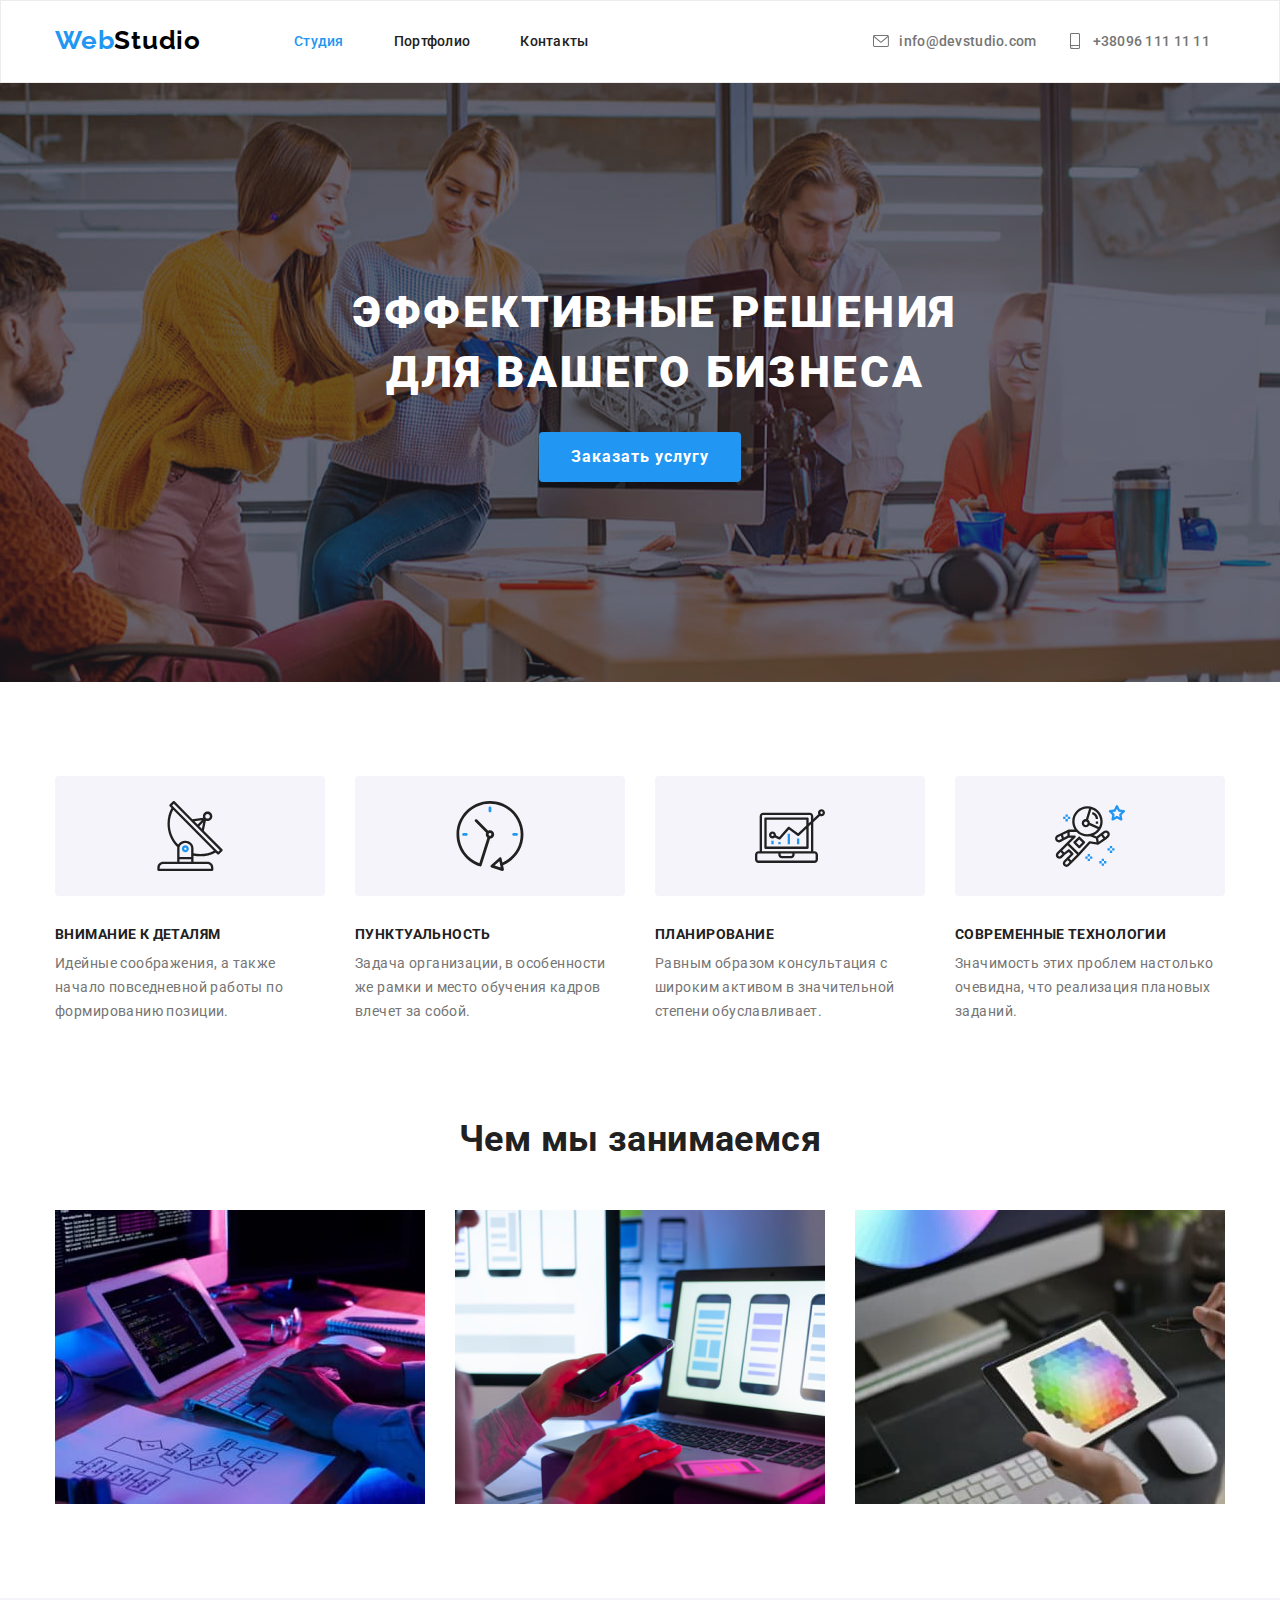
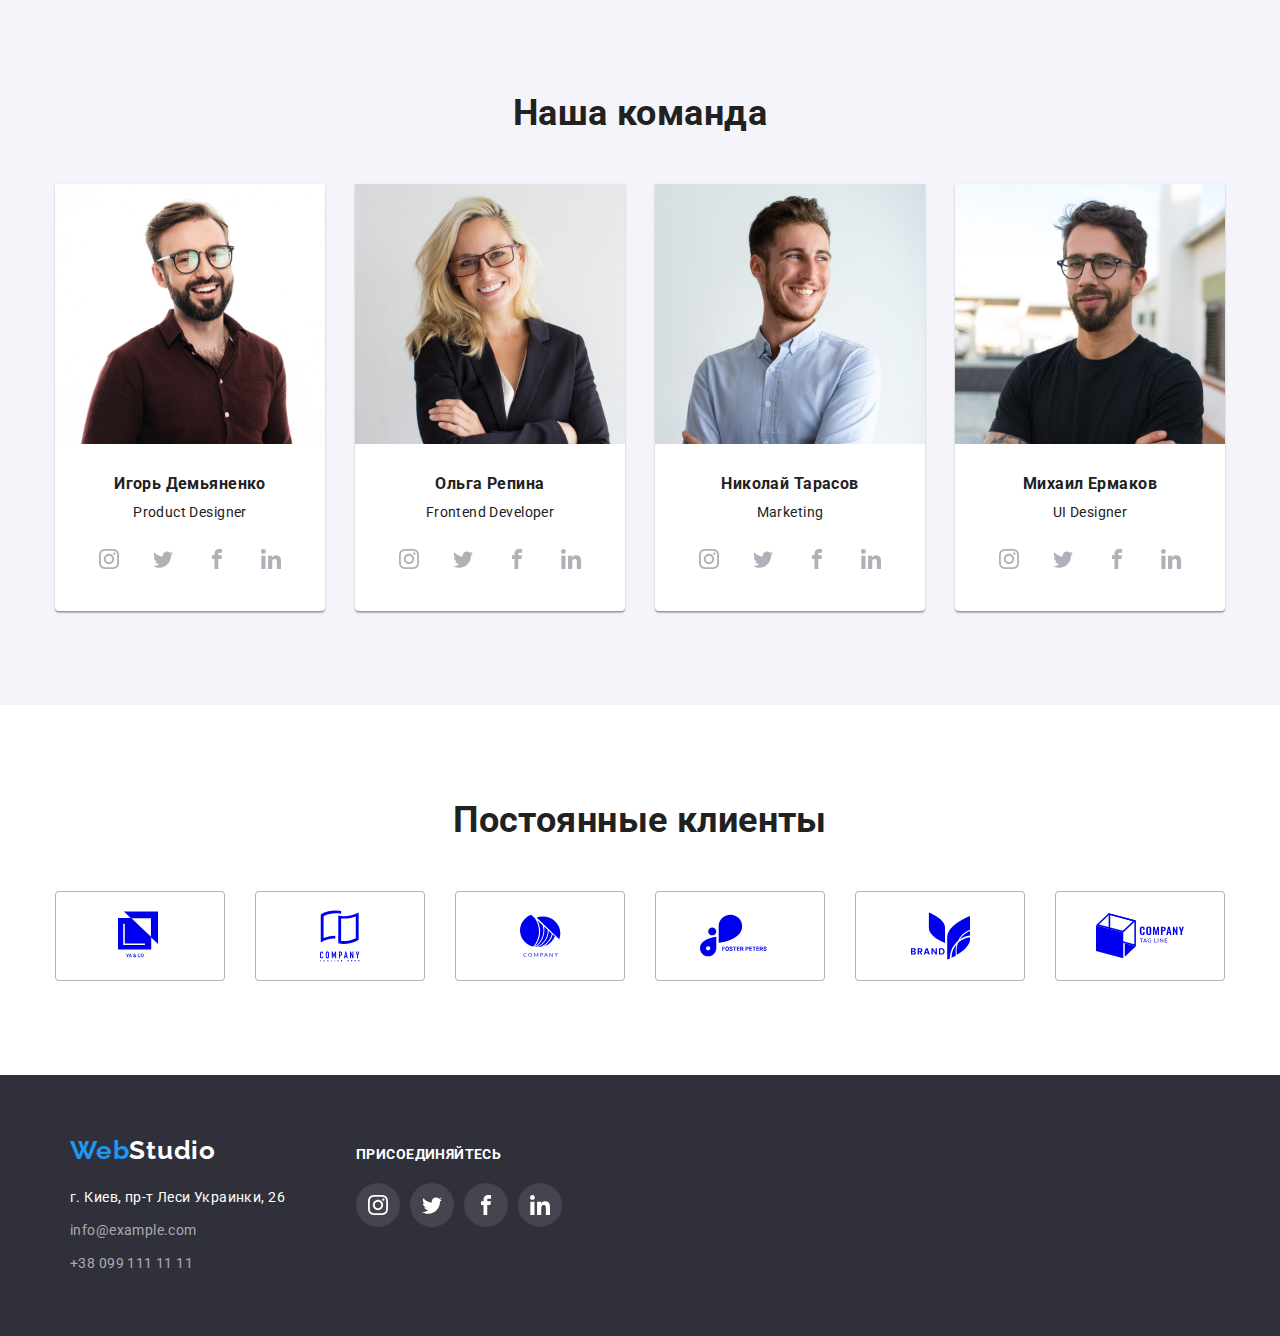
<file: index.html>
<!DOCTYPE html>
<html lang="ru">
<head>
    <meta charset="UTF-8">
    <meta name="viewport" content="width=device-width, initial-scale=1.0">
    <meta http-equiv="X-UA-Compatible" content="IE=Edge">
    <title>WebStudio</title>
    <link rel="stylesheet" href="https://cdnjs.cloudflare.com/ajax/libs/modern-normalize/1.0.0/modern-normalize.min.css"
        integrity="sha512-ISS7cAi1PEhQ8jnbJpJZMd29NlhNj4AWYyLOSp2CE/CsHxTCu+r+t0D2yoJudVrd0/8fTVPUVDzY5Tvli75u/g=="
        crossorigin="anonymous" />
        <link rel="preconnect" href="https://fonts.gstatic.com">
        <link href="https://fonts.googleapis.com/css2?family=Raleway:wght@500&family=Roboto:wght@400;500;700;900&display=swap"
            rel="stylesheet">
    <link rel="stylesheet" href="./css/styles.css">
    <link rel="preconnect" href="https://fonts.gstatic.com">
</head>
<body>
    <!--Начало шапки-->
    <header>
        <div class="container header-element">
            <nav class="header-element">
            <!--Лого сайта-->
            <a class="header-element logo" href="./">Web<span class="logotop">Studio</span></a>
            <ul class="header-element navigation list">
                <!--Панель навигации-->
                <li class="header-element studio-link"><a class="header-element current header-link" href="./">Студия</a></li>
                <li class="header-element portfolio-link"><a class="header-element header-link"
                        href="./portfolio.html">Портфолио</a></li>
                <li class="header-element contacts-link"><a class="header-element header-link" href="./">Контакты</a></li>
                <!--Нужна ссылка/переделать на кнопку-->
            </ul>
        </nav>
        <ul class="contacts list header-element">
            <!--строка контактов-->
            <li class="header-element header-mail"><a class="header-element header-link" href="mailto:info@devstudio.com"><svg class="header-contacts-icon">
                <use href="./images/symbol-defs.svg#icon-envelope"></use>
            </svg>info@devstudio.com</a></li>
            <li class="header-element header-tel"><a class="header-element header-link" href="tel:+380961111111"><svg class="header-contacts-icon">
                <use href="./images/symbol-defs.svg#icon-smartphone"></use>
            </svg>+38096 111 11 11</a></li>
        </ul>
    </div>
    </header>
    <!--Конец шапки-->

    <main>
    <!--Перый блок-->
    <section class="banner main-index-element">
    <div class="container">
            <h1 class="main-title">Эффективные решения для вашего бизнеса</h1>
        <button class="button primary" type="button"> Заказать услугу</button>
    </div>
    </section>
    <!-- конец первого блока начало второго-->
    <section class="advantages main-index-element"> 
        <div class="container">
            <h2 class="hidden">Преимущества</h2>
        <ul class="list advantages-list">
            <li class="advantages-list-item">
                <div class="advantages-cutebox antenna">
                    <svg class="advantages-icon">
                        <use href="./images/symbol-defs.svg#icon-antenna"></use>
                    </svg>
                </div>
                <h3>Внимание к деталям</h3><p>Идейные соображения, а также начало повседневной работы по формированию позиции.</p></li><!--
            --><li class="advantages-list-item clock">
                <div class="advantages-cutebox">
                    <svg class="advantages-icon">
                    <use href="./images/symbol-defs.svg#icon-clock"></use>
                </svg></div>
                <h3>Пунктуальность</h3><p>Задача организации, в особенности же рамки и место обучения кадров влечет за собой.</p></li><!--
            --><li class="advantages-list-item diagram">
                <div class="advantages-cutebox">
                    <svg class="advantages-icon">
                        <use href="./images/symbol-defs.svg#icon-diagram"></use>
                    </svg>
                </div>
                <h3>Планирование</h3><p>Равным образом консультация с широким активом в значительной степени обуславливает.</p></li><!--
            --><li class="advantages-list-item astronaut">
                <div class="advantages-cutebox">
                    <svg class="advantages-icon">
                        <use href="./images/symbol-defs.svg#icon-astronaut"></use>
                    </svg>
                </div>
                <h3>Современные технологии</h3><p>Значимость этих проблем настолько очевидна, что реализация плановых заданий.</p></li><!--
     --></ul>
    </div>
    </section> 
    <!-- Конец второго блока начало третьего -->
    <section class="abought-work main-index-element">
        <h2 class="section-title">Чем мы занимаемся</h2>
        <div class="worklist-container">
        <ul class="list work-list">
            <li><img src="./images/tablet.jpg" alt="Монитор на фоне планшета. Руки на маковской клавиатуре печатают текст"></li>
            <li><img src="./images/devices.jpg" alt="На планшете изображена палитра цветов с гексогональными ячейками. На фоне техника корпорации apple."></li>
            <li><img src="./images/colors.jpg" alt="Смартфон держится в руках, на фоне ноутбук с тремя минималистичными изображениями смартфона. На корпусе ноутбкуа ещё одно распечатанное изображениею"></li>
        </ul>
        </div>
    </section>
    <!-- Конец третьего блока, начало команды-->
    <section class="team main-index-element">
        <div class="containar">
        <h2 class="section-title our-team">Наша команда</h2>
        <ul class="list team-list">
            <li class="team-member"><img src="./images/product-designer.jpg" alt="Бородатый мужчина в очках в коричневой рубашке">
            <div class="team-container"><h3>Игорь Демьяненко</h3><p>Product Designer</p>
            <div class="team-social-container">
                <a class="team-social-item" href="./">
                    <svg class="team-social-icon">
                    <use href="./images/symbol-defs.svg#icon-instagram"></use>
                </svg></a>
                <a class="team-social-item" href="./">
                    <svg class="team-social-icon">
                    <use href="./images/symbol-defs.svg#icon-twitter"></use>
                </svg></a>
                <a class="team-social-item" href="./">
                    <svg class="team-social-icon">
                    <use href="./images/symbol-defs.svg#icon-facebook"></use>
                </svg></a>
                <a class="team-social-item" href="./">
                    <svg class="team-social-icon">
                    <use href="./images/symbol-defs.svg#icon-linkedin"></use>
                </svg></a>
            </div>
            </div></li>
            <li class="team-member"><img src="./images/fe-dev.jpg" alt="Миловидная крашеная блондинка в прямоугольных очках">
            <div class="team-container"><h3>Ольга Репина</h3><p>Frontend Developer</p>
            
            <div class="team-social-container">
                <a class="team-social-item" href="./">
                    <svg class="team-social-icon">
                    <use href="./images/symbol-defs.svg#icon-instagram"></use>
                </svg></a>
                <a class="team-social-item" href="./">
                    <svg class="team-social-icon">
                    <use href="./images/symbol-defs.svg#icon-twitter"></use>
                </svg></a>
                <a class="team-social-item" href="./">
                    <svg class="team-social-icon">
                    <use href="./images/symbol-defs.svg#icon-facebook"></use>
                </svg></a>
                <a class="team-social-item" href="./">
                    <svg class="team-social-icon">
                    <use href="./images/symbol-defs.svg#icon-linkedin"></use>
                </svg></a>
            </div>
            </div></li>
            <li class="team-member"><img src="./images/marketing.jpg" alt="Молодой человек в рубашке и с хитрой улыбкой. Единственный из всех без очков">
            <div class="team-container"><h3>Николай Тарасов</h3><p>Marketing</p>
            
            <div class="team-social-container">
                <a class="team-social-item" href="./">
                    <svg class="team-social-icon">
                    <use href="./images/symbol-defs.svg#icon-instagram"></use>
                </svg></a>
                <a class="team-social-item" href="./">
                    <svg class="team-social-icon">
                    <use href="./images/symbol-defs.svg#icon-twitter"></use>
                </svg></a>
                <a class="team-social-item" href="./">
                    <svg class="team-social-icon">
                    <use href="./images/symbol-defs.svg#icon-facebook"></use>
                </svg></a>
                <a class="team-social-item" href="./">
                    <svg class="team-social-icon">
                    <use href="./images/symbol-defs.svg#icon-linkedin"></use>
                </svg></a>
            </div>
            </div></li>
            <li class="team-member"><img src="./images/ui-designer.jpg" alt="Молодой бородатый человек с неоднозначной улыбкой и в круглых очках">
            <div class="team-container"><h3>Михаил Ермаков</h3><p>UI Designer</p>
            
            <div class="team-social-container">
                <a class="team-social-item" href="./">
                    <svg class="team-social-icon">
                    <use href="./images/symbol-defs.svg#icon-instagram"></use>
                </svg></a>
                <a class="team-social-item" href="./">
                    <svg class="team-social-icon">
                    <use href="./images/symbol-defs.svg#icon-twitter"></use>
                </svg></a>
                <a class="team-social-item" href="./">
                    <svg class="team-social-icon">
                    <use href="./images/symbol-defs.svg#icon-facebook"></use>
                </svg></a>
                <a class="team-social-item" href="./">
                    <svg class="team-social-icon">
                    <use href="./images/symbol-defs.svg#icon-linkedin"></use>
                </svg></a>
            </div>
            </div></li>
        </ul>
        </div>
    </section>

    <section class="our-clients">
        <h2 class="section-title">Постоянные клиенты</h2>

        <div class="container">
            <ul class="list client-list">
                <li class="client-one"> <a class="clients-link" href="./">
                    <svg class="client-icon">
                    <use href="./images/symbol-defs.svg#icon-logo-1"></use>
                </svg></a></li>
                <li class="client-two"> <a class="clients-link" href="./">
                    <svg class="client-icon">
                    <use href="./images/symbol-defs.svg#icon-logo-2"></use>
                </svg></a></li>
                <li class="client-three"> <a class="clients-link" href="./">
                    <svg class="client-icon">
                    <use href="./images/symbol-defs.svg#icon-logo-3"></use>
                </svg></a></li>
                <li class="client-four"> <a class="clients-link" href="./">
                    <svg class="client-icon">
                    <use href="./images/symbol-defs.svg#icon-logo-4"></use>
                </svg></a></li>
                <li class="client-five"> <a class="clients-link" href="./">
                    <svg class="client-icon">
                    <use href="./images/symbol-defs.svg#icon-logo-5"></use>
                </svg></a></li>
                <li class="client-six"> <a class="clients-link" href="./">
                    <svg class="client-icon">
                    <use href="./images/symbol-defs.svg#icon-logo-6"></use>
                </svg></a></li>
            </ul>
        </div>

    </section>


    </main>

    <!-- Подвал -->
    <footer>
        <div class="container">
            <div class="footer-container">
                <a href="./" class="logo">Web<span class="logobot">Studio</span></a>
                <address class="footer-address">г. Киев, пр-т Леси Украинки, 26</address>
                <ul class="footer-contacts list">
                    <li><a href="mailto:info@example.com">info@example.com</a></li>
                    <li><a href="tel:+380991111111">+38 099 111 11 11</a></li>
                </ul>
            </div>
            <div class="footer-social">
                <h3 class="footer-social-header">присоединяйтесь</h3>
                <div class="social-nets-logos">
                    <a class="footer-instagram social-icon" href="./">
                        <svg class="social-icon-item">
                            <use href="./images/symbol-defs.svg#icon-instagram"></use>
                        </svg>
                    </a>
                    <a class="footer-twitter social-icon" href="./">
                        <svg class="social-icon-item">
                            <use href="./images/symbol-defs.svg#icon-twitter"></use>
                        </svg>
                    </a>
                    <a class="footer-facebook social-icon" href="./">
                        <svg class="social-icon-item">
                            <use href="./images/symbol-defs.svg#icon-facebook"></use>
                        </svg>
                    </a>
                    <a class="footer-linkedin social-icon" href="./">
                        <svg class="social-icon-item">
                            <use href="./images/symbol-defs.svg#icon-linkedin"></use>
                        </svg>
                    </a>
                </div>
            </div>
        </div>
    </footer>
    <!--Конец подвала-->



</body>
</html>
</file>
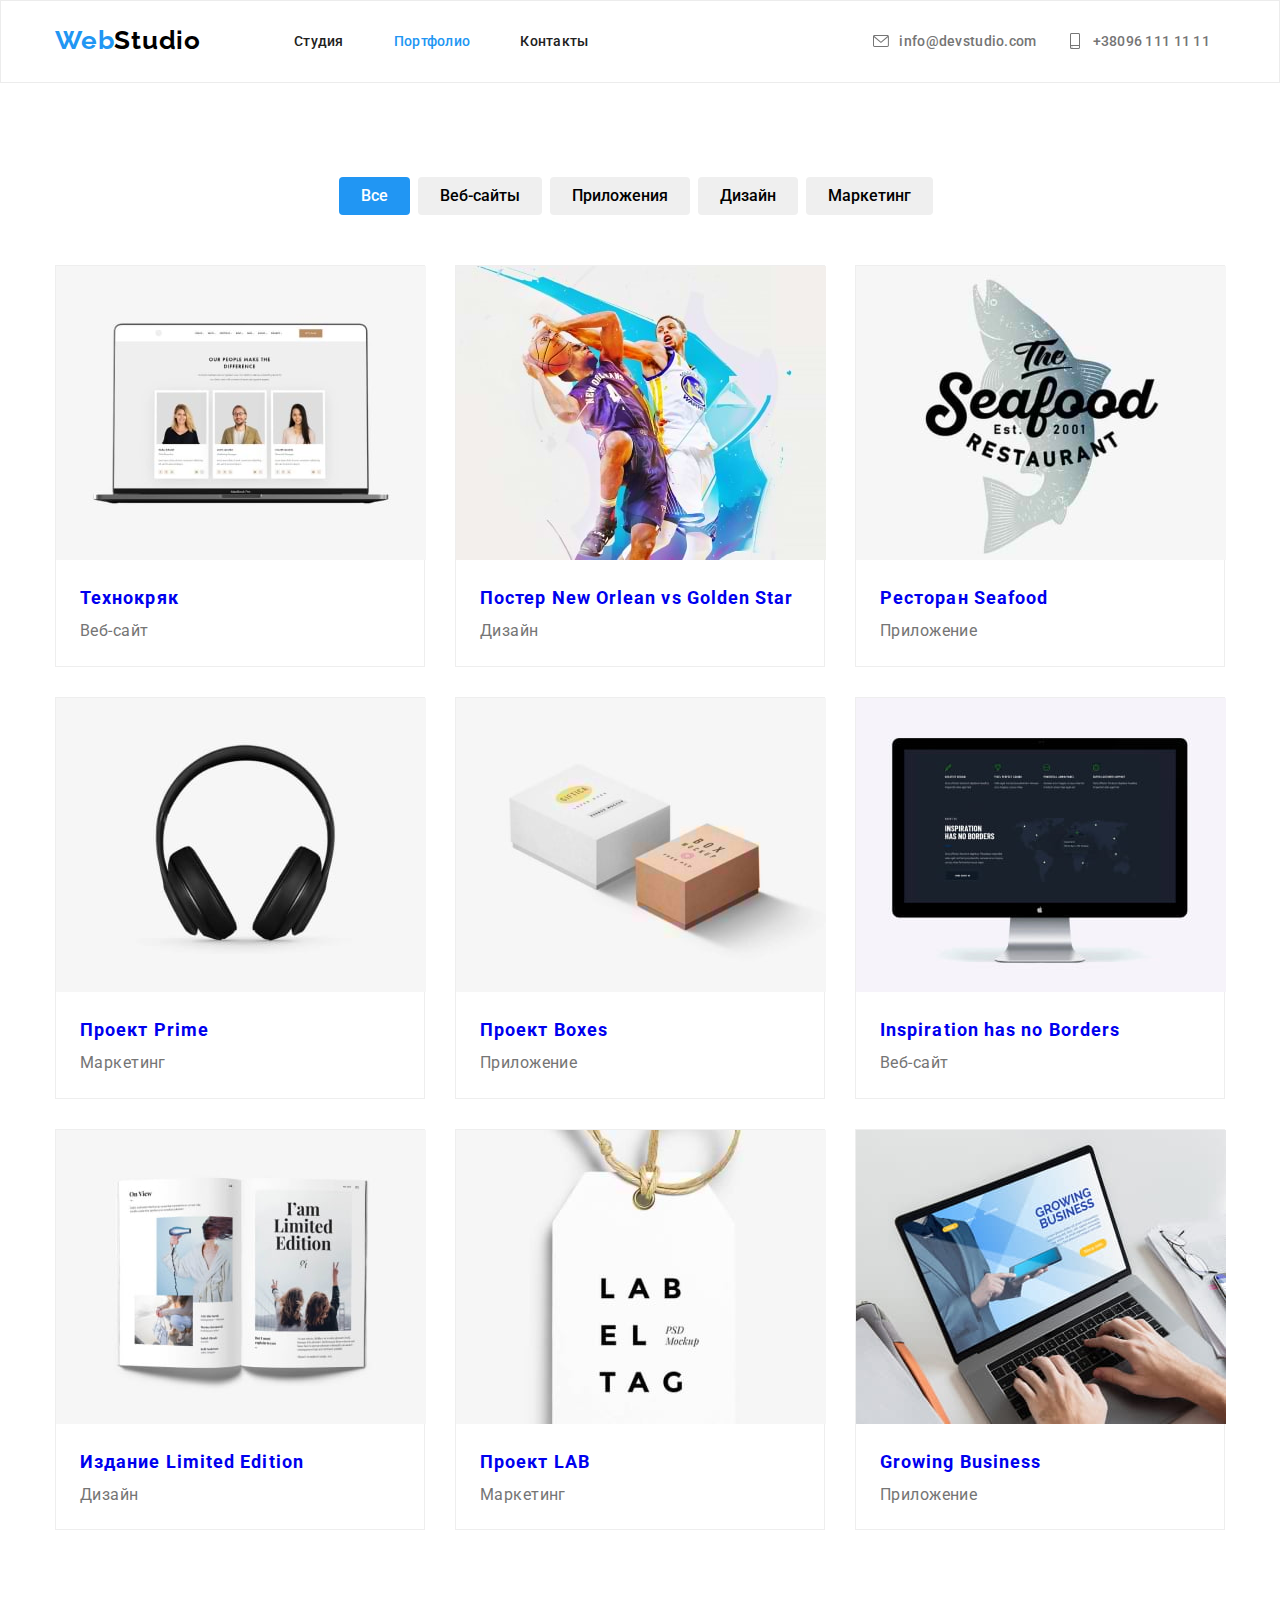
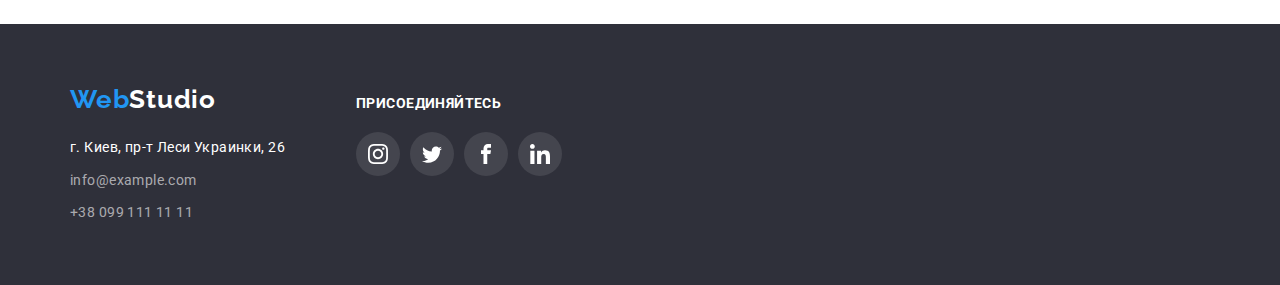
<file: portfolio.html>
<!DOCTYPE html>
<html lang="ru">
<head>
    <meta charset="UTF-8">
    <meta name="viewport" content="width=device-width, initial-scale=1.0">
    <meta http-equiv="X-UA-Compatible" content="IE=Edge">
    <title>Portfolio</title>
    <link rel="stylesheet" href="https://cdnjs.cloudflare.com/ajax/libs/modern-normalize/1.0.0/modern-normalize.min.css"
        integrity="sha512-ISS7cAi1PEhQ8jnbJpJZMd29NlhNj4AWYyLOSp2CE/CsHxTCu+r+t0D2yoJudVrd0/8fTVPUVDzY5Tvli75u/g=="
        crossorigin="anonymous" />
        <link rel="preconnect" href="https://fonts.gstatic.com">
        <link href="https://fonts.googleapis.com/css2?family=Raleway:wght@500&family=Roboto:wght@400;500;700;900&display=swap"
            rel="stylesheet">
       <link rel="stylesheet" href="./css/styles.css">
    <link rel="preconnect" href="https://fonts.gstatic.com">
</head>
<body>
    <!--Начало шапки-->
    <header>
        <div class="container header-element">
            <nav class="header-element">
                <!--Лого сайта-->
                <a class="header-element logo" href="./">Web<span class="logotop">Studio</span></a>
                <ul class="header-element navigation list">
                    <!--Панель навигации-->
                    <li class="header-element studio-link"><a class="header-element header-link"
                            href="./">Студия</a></li>
                    <li class="header-element portfolio-link"><a class="header-element current header-link"
                            href="./portfolio.html">Портфолио</a></li>
                    <li class="header-element contacts-link"><a class="header-element header-link" href="./">Контакты</a>
                    </li>
                    <!--Нужна ссылка/переделать на кнопку-->
                </ul>
            </nav>
            <ul class="contacts list header-element">
                <!--строка контактов-->
                <li class="header-element header-mail"><a class="header-element header-link"
                        href="mailto:info@devstudio.com"><svg class="header-contacts-icon">
                            <use href="./images/symbol-defs.svg#icon-envelope"></use>
                        </svg>info@devstudio.com</a></li>
                <li class="header-element header-tel"><a class="header-element header-link" href="tel:+380961111111"><svg
                            class="header-contacts-icon">
                            <use href="./images/symbol-defs.svg#icon-smartphone"></use>
                        </svg>+38096 111 11 11</a></li>
            </ul>
        </div>
    </header>
    <!--Конец шапки-->

<main class="portfolio-main">
<!--Начало портфолио-->
    <section>
        <div class="containar"> 
        <h1 class="main-title hidden">Портфолио</h1>
    <ul class="filtres list">
        <li><button class="current-button" name="works-filter" type="button">Все</button></li>
        <li><button name="works-filter" type="button">Веб-сайты</button></li>
        <li><button name="works-filter" type="button">Приложения</button></li>
        <li><button name="works-filter" type="button">Дизайн</button></li>
        <li><button name="works-filter" type="button">Маркетинг</button></li>
    </ul>
        </div>

    <div class="container portfolio-innerheit">
    <ul class="portfolio-innerheit list">
        <li class="portfolio-item"><a class="portfolio-item-link" href="./"><img src="./images/teh-crack.jpg" alt="ноутбук с открытым на нём сайтом"><div class="container"><h3>Технокряк</h3><p>Веб-сайт</p></div></a></li>
        <li class="portfolio-item"><a class="portfolio-item-link" href="./"><img src="./images/poster-basket.jpg" alt="Двое игроков в баскетбол"><div class="container"><h3>Постер New Orlean vs Golden Star</h3><p>Дизайн</p></div></a></li>
        <li class="portfolio-item"><a class="portfolio-item-link" href="./"><img src="./images/seafood-rest.jpg" alt="Логотип рыбного ресторана"><div class="container"><h3>Ресторан Seafood</h3><p>Приложение</p></div></a></li>

        <li class="portfolio-item"><a class="portfolio-item-link" href="./"><img src="./images/prime-proj.jpg" alt="наушники большие"><div class="container"><h3>Проект Prime</h3><p>Маркетинг</p></div></a></li>
        <li class="portfolio-item"><a class="portfolio-item-link" href="./"><img src="./images/boxes-proj.jpg" alt="коробки"><div class="container"><h3>Проект Boxes</h3><p>Приложение</p></div></a></li>
        <li class="portfolio-item"><a class="portfolio-item-link" href="./"><img src="./images/web-ihnb.jpg" alt="монитор"><div class="container"><h3>Inspiration has no Borders</h3><p>Веб-сайт</p></div></a></li>

        <li class="portfolio-item"><a class="portfolio-item-link" href="./"><img src="./images/pub-limited-ed.jpg" alt="журнал"><div class="container"><h3>Издание Limited Edition</h3><p>Дизайн</p></div></a></li>
        <li class="portfolio-item"><a class="portfolio-item-link" href="./"><img src="./images/lab-proj.jpg" alt="бирка с текстом"><div class="container"><h3>Проект LAB</h3><p>Маркетинг</p></div></a></li>
        <li class="portfolio-item"><a class="portfolio-item-link" href="./"><img src="./images/growing-busines.jpg" alt="ноутбук с изображением человека, держащего планшет"><div class="container"><h3>Growing Business</h3><p>Приложение</p></div></a></li>
    </ul>
    </div>
    </section>
<!--Конец портфолио-->   
</main>


<!-- Подвал -->
<footer>
    <div class="container">
        <div class="footer-container">
            <a href="./" class="logo">Web<span class="logobot">Studio</span></a>
            <address class="footer-address">г. Киев, пр-т Леси Украинки, 26</address>
            <ul class="footer-contacts list">
                <li><a href="mailto:info@example.com">info@example.com</a></li>
                <li><a href="tel:+380991111111">+38 099 111 11 11</a></li>
            </ul>
        </div>
        <div class="footer-social">
            <h3 class="footer-social-header">присоединяйтесь</h3>
            <div class="social-nets-logos">
                <a class="footer-instagram social-icon" href="./">
                    <svg class="social-icon-item">
                        <use href="./images/symbol-defs.svg#icon-instagram"></use>
                    </svg>
                </a>
                <a class="footer-twitter social-icon" href="./">
                    <svg class="social-icon-item">
                        <use href="./images/symbol-defs.svg#icon-twitter"></use>
                    </svg>
                </a>
                <a class="footer-facebook social-icon" href="./">
                    <svg class="social-icon-item">
                        <use href="./images/symbol-defs.svg#icon-facebook"></use>
                    </svg>
                </a>
                <a class="footer-linkedin social-icon" href="./">
                    <svg class="social-icon-item">
                        <use href="./images/symbol-defs.svg#icon-linkedin"></use>
                    </svg>
                </a>
            </div>
        </div>
    </div>
</footer>
<!--Конец подвала-->


</body>
</html>
</file>
<file: css/styles.css>
html {
  box-sizing: border-box;
}

*,
*::before,
*::after {
  box-sizing: inherit;
  margin: 0;
  padding: 0;
}

h1,
h2,
h3,
h4,
h5,
h6 {
  padding: 0;
  margin: 0;
}

img {
  display: block;
  max-width: 100%;
  height: auto;
}

:root {
  /* База */

  --white-color: #ffffff;

  /* Задники */
  --hero-bg-color: #c4c4c4;
  --important-background-color: #2f303a;
  --odd-section-background-color: #f5f4fa;
  --inactive-background-color: #f5f4fa;
  --main-bg-color: var(--white-color);

  /* Лого */
  --logo-bottom: var(--white-color);
  --logo-top: #000000;
  --logo-color: #2196f3;

  --icon-inactive: #afb1b8;

  /* Текст */
  --main-text-color: #212121;
  --regular-text-color: #757575;

  --footer-link-color: rgba(255, 255, 255, 0.6);
  --header-link-color: #212121;

  --pointer: #2196f3;

  /* Значки */

  --social-links-footer: var(--white-color);
  --social-links-pointer: var(--white-color);

  --common-font-size: 16px;

  --letter-spreding-for-headers: 0.06em;
  --standard-width: 270px;
  --standard-margin: 30px;
  --margin-header: 50px;
  --vertical-distance: 94px;
  --common-margin-top: 50px;
  --site-width: 1200px;
}

/* глобальные значения */

body {
  background-color: var(--main-bg-color);
  color: var(--main-text-color);
  font-family: Roboto, sans-serif;
  font-size: 14px;
  line-height: 1.2;
  letter-spacing: 0.03em;
  margin: 0;
}

.hidden {
  /* display: none; */
  position: absolute;
  clip: rect(0 0 0 0);
  width: 1px;
  height: 1px;
  margin: 1px;
}

/* Общие элементы страниц */

/* Головняк */
header {
  background-color: var(--main-bg-color);
  letter-spacing: 0.02em;
  border: 1px solid #ececec;
}

nav .current {
  color: var(--pointer);
}

nav {
  font-weight: 500;
}

/* делаем красивое лого */

.logo {
  text-decoration: none;
  color: var(--logo-color);
  font-family: Raleway, sans-serif;
  font-weight: bold;
  font-size: 26px;
  line-height: 1.2;
  letter-spacing: 0.03em;
}

header .logo {
  padding: 24px 0 25px 0;
  margin: auto 0;
}

.logotop {
  color: var(--logo-top);
}

.logobot {
  color: var(--logo-bottom);
}

.header-element {
  display: flex;
  padding-left: 0;
}

.header-element.navigation.list {
  margin-left: 93px;
}

.header-link {
  font-weight: 500;
  color: var(--main-text-color);
  text-decoration: none;
  padding-top: 32px;
  padding-bottom: 32px;
}

.studio-link {
  margin: auto 0;
  margin-left: 0;
}

.portfolio-link {
  margin: auto 0;
  margin-left: var(--margin-header);
}

.contacts-link {
  margin: auto 0;
  margin-left: var(--margin-header);
}

.header-mail {
  margin-top: auto;
  margin-bottom: auto;
  fill: var(--regular-text-color);
}

.header-tel {
  margin-left: 30px;
  margin-top: auto;
  margin-bottom: auto;
  fill: var(--regular-text-color);
}

.header-contacts-icon {
  display: block;
  height: 16px;
  width: 16px;
  margin: auto 10px;
  margin-left: 0;

  fill: currentColor;
}

.contacts.header-element {
  margin-left: auto;
  margin-right: 15px;
}

/* Подвал */
footer {
  background-color: var(--important-background-color);
  padding: 60px 0;
  min-width: var(--site-width);
}

footer .container {
  display: flex;
  align-items: baseline;
}

footer ul {
  margin-top: 9px;
}

.footer-contacts li + li {
  margin-top: 9px;
}

.footer-contacts {
  line-height: 1.71;
}

footer a {
  color: var(--footer-link-color);
  text-decoration: none;
}

.footer-container {
  width: 231px;
  padding-left: 15px;
}

.footer-address {
  margin-top: 20px;
  line-height: 1.71;
}

.footer-social {
  margin-left: 70px;
}

.footer-social-header {
  font-weight: bold;
  font-size: 14px;
  text-transform: uppercase;
  color: var(--white-color);
}

/* заставляем адрес выглядеть правильно */

footer address {
  letter-spacing: 0.03em;
  font-weight: 400;
  color: var(--white-color);
  font-style: normal;
}

.social-nets-logos {
  display: flex;
}

.social-nets-logos .social-icon {
  width: 44px;
  height: 44px;
  border-radius: 50%;
  background-color: rgba(255, 255, 255, 0.1);

  display: block;
  margin-top: 20px;
  margin-right: 10px;
}

.social-nets-logos .social-icon:last-child {
  margin-right: 0;
}

/* соцсети футера */

.footer-social .social-icon {
  display: inline-flex;
  justify-content: center;
  align-items: center;
}

.footer-social .social-icon-item {
  width: 20px;
  height: 20px;
  fill: var(--social-links-footer);
}

.social-nets-logos .social-icon:hover,
.social-nets-logos .social-icon:focus {
  background-color: var(--pointer);
}

/* Конец подвала */

.container {
  width: var(--site-width);
  padding-left: 15px;
  padding-right: 15px;
  margin: auto;
}

.main-title {
  font-weight: 900;
  font-size: 44px;
  line-height: 1.36;
  text-align: center;
  letter-spacing: var(--letter-spreding-for-headers);
  text-transform: uppercase;
  color: var(--white-color);
  width: 696px;
}

/* управляем внешностью списков */

.list {
  list-style: none;
}

/* управляем внешностью ссылок */

.contacts a {
  color: var(--regular-text-color);
  text-decoration: none;
}

/* позиционирование над элементом */

a:hover,
a:focus {
  color: var(--pointer);
}

/* кнопки */
.button {
  color: var(--main-text-color);
  background-color: var(--main-bg-color);
  border-radius: 4px;
  border: 0;
  cursor: pointer;
}

button[type='button'] {
  font-family: inherit;
  font-weight: 500;
  font-size: var(--common-font-size);
  line-height: 1.62;
  text-align: center;
  border-radius: 4px;
  border: 0;
}

button[name='works-filter'] {
  font-family: inherit;
  font-weight: 500;
  font-size: var(--common-font-size);
  line-height: 1.62;
  text-align: center;
  border-radius: 4px;
  border: 0;
  padding: 6px 22px;
  cursor: pointer;
}

.current-button {
  background-color: var(--pointer);
  color: var(--white-color);
}

button[name='works-filter']:hover,
button[name='works-filter']:focus {
  background-color: var(--pointer);
  color: var(--white-color);
  border-radius: 4px;
  border: 0 solid #ffffff;
  padding: 6px 22px;
  box-shadow: 0px 3px 1px rgba(0, 0, 0, 0.1), 0px 1px 2px rgba(0, 0, 0, 0.08),
    0px 2px 2px rgba(0, 0, 0, 0.12);
}

.button.primary {
  display: block;

  color: var(--white-color);
  background-color: var(--pointer);
  font-weight: bold;
  font-size: var(--common-font-size);
  line-height: 1.87;
  letter-spacing: var(--letter-spreding-for-headers);
  box-shadow: 0px 4px 4px rgba(0, 0, 0, 0.15);

  padding: 10px 32px;
  margin: var(--standard-margin) auto 0 auto;
}

button.inactive {
  color: var(--main-text-color);
  background-color: var(--inactive-background-color);
}

.section-title {
  font-weight: bold;
  font-size: 36px;
  line-height: 1.17;
  text-align: center;
}

/* Элементы индекса */

.banner {
  background-color: var(--hero-bg-color);
  background-image: linear-gradient(
      0deg,
      rgba(47, 48, 58, 0.4),
      rgba(47, 48, 58, 0.4)
    ),
    url(../images/background-image.jpg);
  background-repeat: no-repeat;
  background-position: center;
}

.banner .container {
  width: 696px;
}

.banner.main-index-element {
  padding: 200px 0;
  margin: 0 auto;
}

.advantages {
  padding-top: var(--vertical-distance);
  padding-bottom: var(--vertical-distance);
}

.advantages-cutebox {
  width: 270px;
  height: 120px;
  border-radius: 4px;
  background-color: var(--inactive-background-color);

  display: flex;
  justify-content: center;
  align-items: center;
}

.advantages-icon {
  height: 70px;
  width: 70px;
}

.advantages p {
  margin-top: 10px;
  color: var(--regular-text-color);
  line-height: 1.71;
}

.advantages-list h3 {
  color: var(--main-text-color);
  font-weight: bold;
  font-size: 14px;
  line-height: var(--common-font-size);
  letter-spacing: 0.03em;
  text-transform: uppercase;

  margin-top: 30px;
}

.advantages-list-item {
  margin-left: var(--standard-margin);
}

.advantages-list-item:first-child {
  margin-left: 0;
}

.abought-work {
  padding-bottom: var(--vertical-distance);
}

.worklist-container {
  width: var(--site-width);
  padding: 0 15px;
  margin: 0 auto;
}

.work-list {
  display: flex;
  flex-wrap: wrap;
  margin-top: var(--common-margin-top);
}

.work-list li {
  margin-left: var(--standard-margin);
}

.work-list img {
  width: 370px;
}

.work-list li:first-child {
  margin-left: 0;
}

.team {
  padding: var(--vertical-distance) 0 0 0;
  min-width: var(--site-width);
  padding-bottom: var(--vertical-distance);
  background-color: var(--odd-section-background-color);
}

.team-list {
  margin-top: var(--common-margin-top);
}

.team .list {
  display: flex;
  justify-content: center;
}

.team li {
  margin-left: var(--standard-margin);
  background-color: #ffffff;
  width: var(--standard-width);
}

.team li:first-child {
  margin-left: 0;
}

.team img {
  width: var(--standard-width);
}

.team .team-container {
  width: var(--standard-width);
  padding: 30px 0;
  display: flex;
  flex-direction: column;
}

.team p,
.team h3 {
  margin: 0 auto;
}
.team p {
  margin-top: 10px;
}

.advantages-list,
.team-list {
  margin-left: auto;
  margin-right: auto;
}

.advantages-list-item,
.team-member {
  display: inline-block;
  width: var(--standard-width);
}

.team-member {
  box-shadow: 0px 1px 3px rgba(0, 0, 0, 0.12), 0px 1px 1px rgba(0, 0, 0, 0.14),
    0px 2px 1px rgba(0, 0, 0, 0.2);
  border-radius: 0 0 4px 4px;
}

.team-social-container {
  padding: 16px 32px 0 32px;
  display: flex;
}

.team-social-item + .team-social-item {
  margin-left: auto;
}

.team-social-item {
  width: 44px;
  height: 44px;
  border-radius: 50%;
  background-color: var(--white-color);
  color: var(--icon-inactive);

  display: flex;
  align-items: center;
  justify-content: center;
}

.team-social-icon {
  width: 20px;
  height: 20px;
  fill: currentColor;
}

.team-social-item:hover,
.team-social-item:focus {
  background-color: var(--pointer);
  color: var(--social-links-pointer);
}

/* Клиенты */

.our-clients .section-title {
  margin-top: var(--vertical-distance);
}

.client-list {
  margin-top: var(--common-margin-top);
  margin-bottom: var(--vertical-distance);

  display: flex;
}

.client-list .clients-link {
  display: block;
  width: 170px;
  height: 90px;
  border: 1px solid var(--icon-inactive);
  border-radius: 4px;

  display: flex;
  justify-content: center;
  align-items: center;
}

.client-list li + li {
  margin-left: var(--standard-margin);
}

.client-one .client-icon {
  width: 44.27px;
  height: 90px;
}

.client-two .client-icon {
  width: 40px;
  height: 90px;
}

.client-three .client-icon {
  width: 41px;
  height: 90px;
}

.client-four .client-icon {
  width: 79.66px;
  height: 90px;
}

.client-five .client-icon {
  width: 59px;
  height: 90px;
}

.client-six .client-icon {
  width: 88.48px;
  height: 90px;
}

.client-list .client-icon {
  fill: currentColor;
}

.client-list .clients-link:visited {
  color: var(--icon-inactive);
}

.client-list .clients-link:hover,
.client-list .clients-link:focus {
  color: var(--pointer);
  border-color: var(--pointer);
}

/* Элементы портфолио */

.portfolio-main {
  padding-bottom: var(--vertical-distance);
}

.filtres {
  display: flex;
  justify-content: center;
  flex-basis: calc(100% / 5 - 10px);
  margin-top: var(--vertical-distance);
  margin-left: -8px;
}

.filtres li {
  margin-left: 8px;
}

.filtres li:first-child {
  margin-left: 0;
}

.container .portfolio-innerheit {
  display: flex;
  flex-wrap: wrap;
  margin-top: 20px;
}

.portfolio-item {
  margin-left: var(--standard-margin);
  margin-top: var(--standard-margin);
  flex-basis: calc(100% / 3 - var(--standard-margin));
  border: 1px solid #eeeeee;
  width: 370px;
}

.portfolio-item-link {
  display: block;
  width: 370px;
}

.portfolio-item:first-child {
  margin-left: 0;
}

/* чистим все левые элементы от левого падинга */

.portfolio-item:nth-child(3n -2) {
  margin-left: 0;
}

.portfolio-item .container {
  flex-direction: column;
  padding: 20px 24px;
  width: 370px;
}

.portfolio-innerheit a:visited {
  text-decoration: none;
  color: var(--main-text-color);
}

.portfolio-innerheit h3 {
  letter-spacing: var(--letter-spreding-for-headers);
}

.portfolio-innerheit p {
  color: var(--regular-text-color);
  font-size: var(--common-font-size);
  line-height: 1.87;
}

.portfolio-innerheit h3 {
  font-weight: bold;
  font-size: 18px;
  line-height: 2;
  letter-spacing: var(--letter-spreding-for-headers);
}

.portfolio-innerheit a {
  text-decoration: none;
}

.portfolio-item-link:hover,
.portfolio-item-link:focus {
  box-shadow: 0px 1px 1px rgba(0, 0, 0, 0.12), 0px 4px 4px rgba(0, 0, 0, 0.06),
    1px 4px 6px rgba(0, 0, 0, 0.16);
}
</file>
